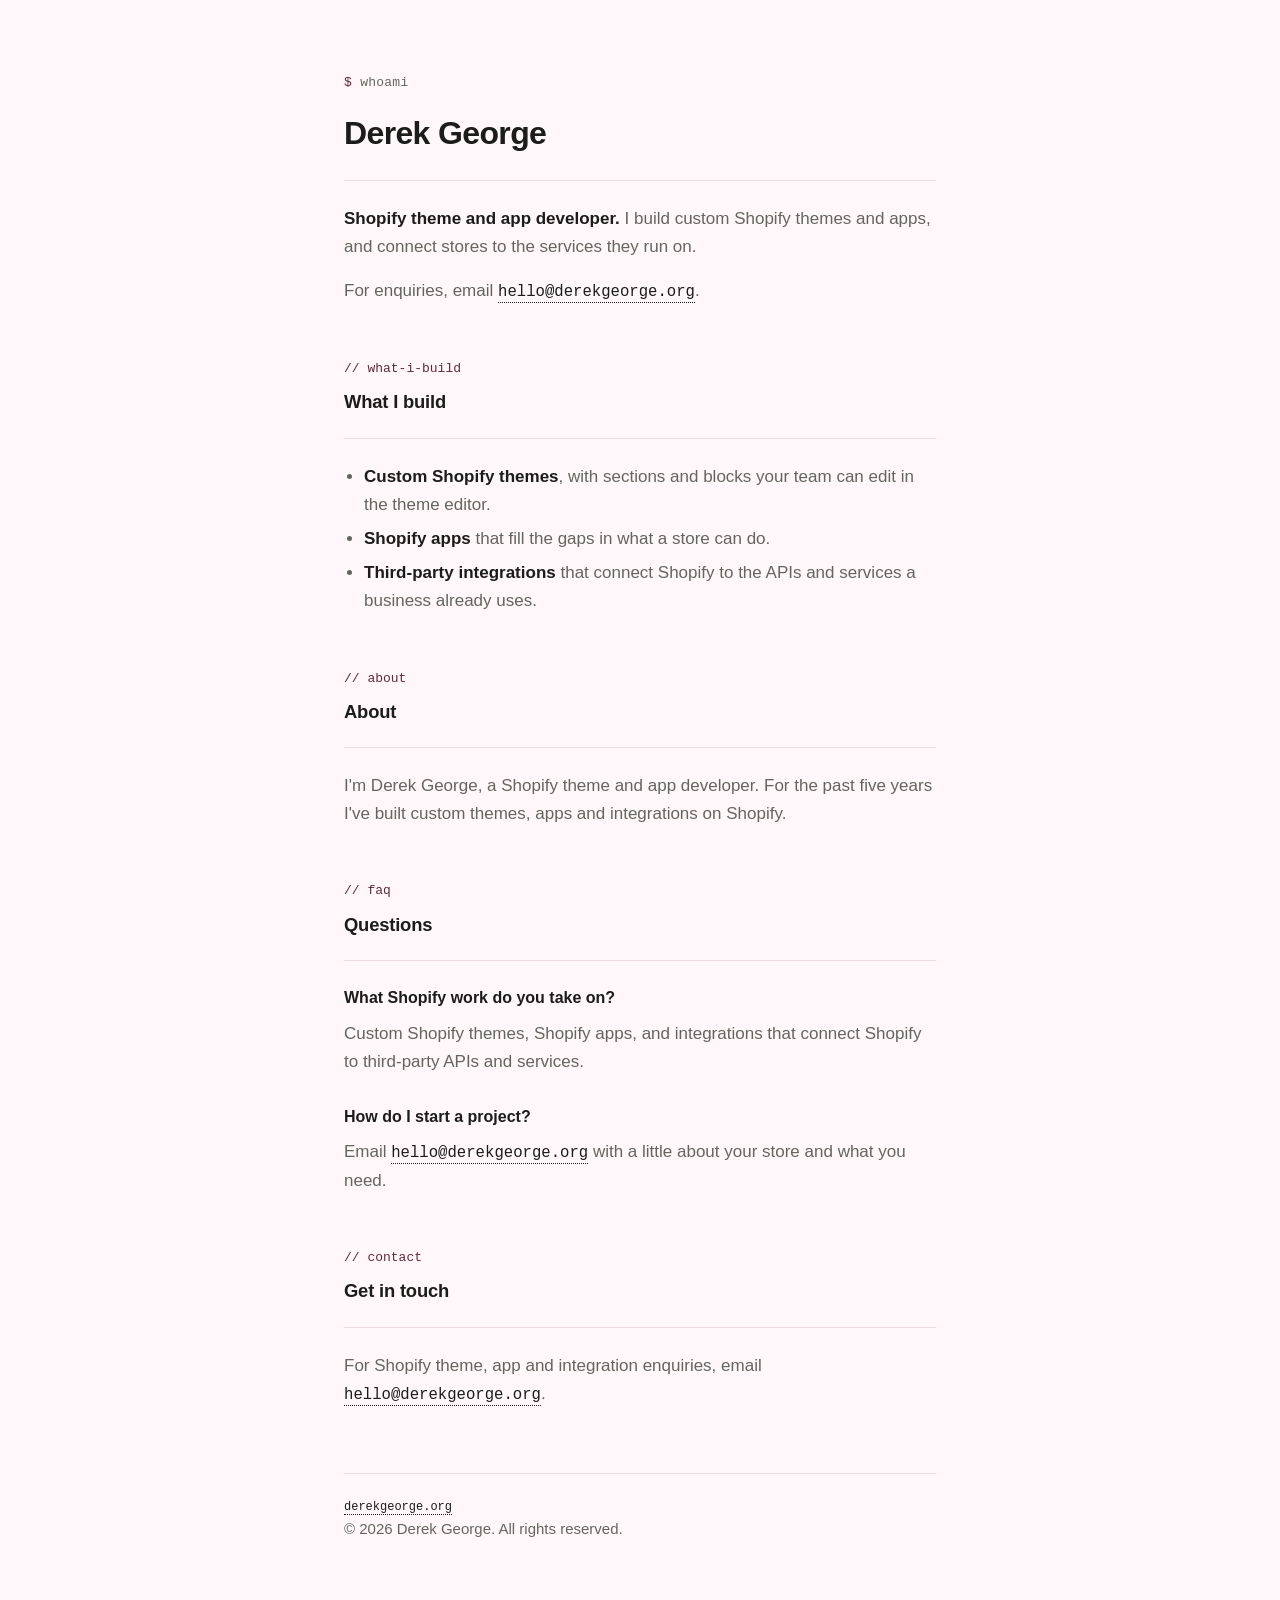
<file: index.html>
<!doctype html>
<html lang="en-GB">
  <head>
    <meta charset="UTF-8" />
    <meta name="viewport" content="width=device-width, initial-scale=1.0" />
    <title>Derek George — Shopify Theme &amp; App Developer</title>
    <meta
      name="description"
      content="Derek George is a Shopify theme and app developer, building custom themes, apps and API integrations. Email hello@derekgeorge.org to start a project."
    />
    <meta name="author" content="Derek George" />
    <meta
      name="robots"
      content="index, follow, max-snippet:-1, max-image-preview:large"
    />
    <link rel="canonical" href="https://derekgeorge.org/" />
    <link rel="stylesheet" href="style.css" />
    <link rel="icon" href="favicon.svg" type="image/svg+xml" />
    <link rel="apple-touch-icon" href="apple-touch-icon.png" />
    <meta name="theme-color" content="#fff7fa" />

    <meta property="og:type" content="profile" />
    <meta property="og:site_name" content="derekgeorge.org" />
    <meta property="og:locale" content="en_GB" />
    <meta
      property="og:title"
      content="Derek George — Shopify Theme &amp; App Developer"
    />
    <meta
      property="og:description"
      content="Custom Shopify themes, apps and third-party API integrations. Email hello@derekgeorge.org to start a project."
    />
    <meta property="og:url" content="https://derekgeorge.org/" />
    <meta property="profile:first_name" content="Derek" />
    <meta property="profile:last_name" content="George" />
    <meta name="twitter:card" content="summary" />

    <script type="application/ld+json">
      {
        "@context": "https://schema.org",
        "@graph": [
          {
            "@type": "Person",
            "@id": "https://derekgeorge.org/#derek",
            "name": "Derek George",
            "url": "https://derekgeorge.org/",
            "email": "hello@derekgeorge.org",
            "jobTitle": "Shopify Theme & App Developer",
            "description": "Shopify theme and app developer building custom Shopify themes, Shopify apps and third-party API integrations.",
            "knowsAbout": [
              "Shopify",
              "Shopify theme development",
              "Shopify app development",
              "Liquid",
              "Shopify API integrations"
            ],
            "makesOffer": [
              {
                "@type": "Offer",
                "itemOffered": {
                  "@type": "Service",
                  "name": "Custom Shopify theme development"
                }
              },
              {
                "@type": "Offer",
                "itemOffered": {
                  "@type": "Service",
                  "name": "Shopify app development"
                }
              },
              {
                "@type": "Offer",
                "itemOffered": {
                  "@type": "Service",
                  "name": "Shopify third-party API integrations"
                }
              }
            ]
          },
          {
            "@type": "WebSite",
            "@id": "https://derekgeorge.org/#website",
            "url": "https://derekgeorge.org/",
            "name": "derekgeorge.org",
            "inLanguage": "en-GB",
            "publisher": { "@id": "https://derekgeorge.org/#derek" }
          },
          {
            "@type": "ProfilePage",
            "@id": "https://derekgeorge.org/#webpage",
            "url": "https://derekgeorge.org/",
            "name": "Derek George — Shopify Theme & App Developer",
            "inLanguage": "en-GB",
            "dateModified": "2026-11-27",
            "isPartOf": { "@id": "https://derekgeorge.org/#website" },
            "mainEntity": { "@id": "https://derekgeorge.org/#derek" }
          },
          {
            "@type": "FAQPage",
            "@id": "https://derekgeorge.org/#faq",
            "url": "https://derekgeorge.org/",
            "isPartOf": { "@id": "https://derekgeorge.org/#website" },
            "mainEntity": [
              {
                "@type": "Question",
                "name": "What Shopify work do you take on?",
                "acceptedAnswer": {
                  "@type": "Answer",
                  "text": "Custom Shopify themes, Shopify apps, and integrations that connect Shopify to third-party APIs and services."
                }
              },
              {
                "@type": "Question",
                "name": "How do I start a project?",
                "acceptedAnswer": {
                  "@type": "Answer",
                  "text": "Email hello@derekgeorge.org with a little about your store and what you need."
                }
              }
            ]
          }
        ]
      }
    </script>
  </head>
  <body>
    <div class="wrap">
      <main>
        <section>
          <p class="prompt">whoami</p>
          <h1>Derek George</h1>
          <hr />
          <p>
            <strong>Shopify theme and app developer.</strong> I build custom
            Shopify themes and apps, and connect stores to the services they
            run on.
          </p>
          <p>
            For enquiries, email
            <a href="mailto:hello@derekgeorge.org">hello@derekgeorge.org</a>.
          </p>
        </section>

        <section id="services">
          <span class="eyebrow" aria-hidden="true">// what-i-build</span>
          <h2>What I build</h2>
          <hr />
          <ul>
            <li>
              <strong>Custom Shopify themes</strong>, with sections and blocks
              your team can edit in the theme editor.
            </li>
            <li>
              <strong>Shopify apps</strong> that fill the gaps in what a store
              can do.
            </li>
            <li>
              <strong>Third-party integrations</strong> that connect Shopify to
              the APIs and services a business already uses.
            </li>
          </ul>
        </section>

        <section id="about">
          <span class="eyebrow" aria-hidden="true">// about</span>
          <h2>About</h2>
          <hr />
          <p>
            I'm Derek George, a Shopify theme and app developer. For the past
            five years I've built custom themes, apps and integrations on
            Shopify.
          </p>
        </section>

        <section id="faq">
          <span class="eyebrow" aria-hidden="true">// faq</span>
          <h2>Questions</h2>
          <hr />
          <h3>What Shopify work do you take on?</h3>
          <p>
            Custom Shopify themes, Shopify apps, and integrations that connect
            Shopify to third-party APIs and services.
          </p>
          <h3>How do I start a project?</h3>
          <p>
            Email
            <a href="mailto:hello@derekgeorge.org">hello@derekgeorge.org</a>
            with a little about your store and what you need.
          </p>
        </section>

        <section id="contact">
          <span class="eyebrow" aria-hidden="true">// contact</span>
          <h2>Get in touch</h2>
          <hr />
          <p>
            For Shopify theme, app and integration enquiries, email
            <a href="mailto:hello@derekgeorge.org">hello@derekgeorge.org</a>.
          </p>
        </section>
      </main>

      <footer>
        <p><a href="./">derekgeorge.org</a></p>
        <p class="note">© 2026 Derek George. All rights reserved.</p>
      </footer>
    </div>
  </body>
</html>
</file>
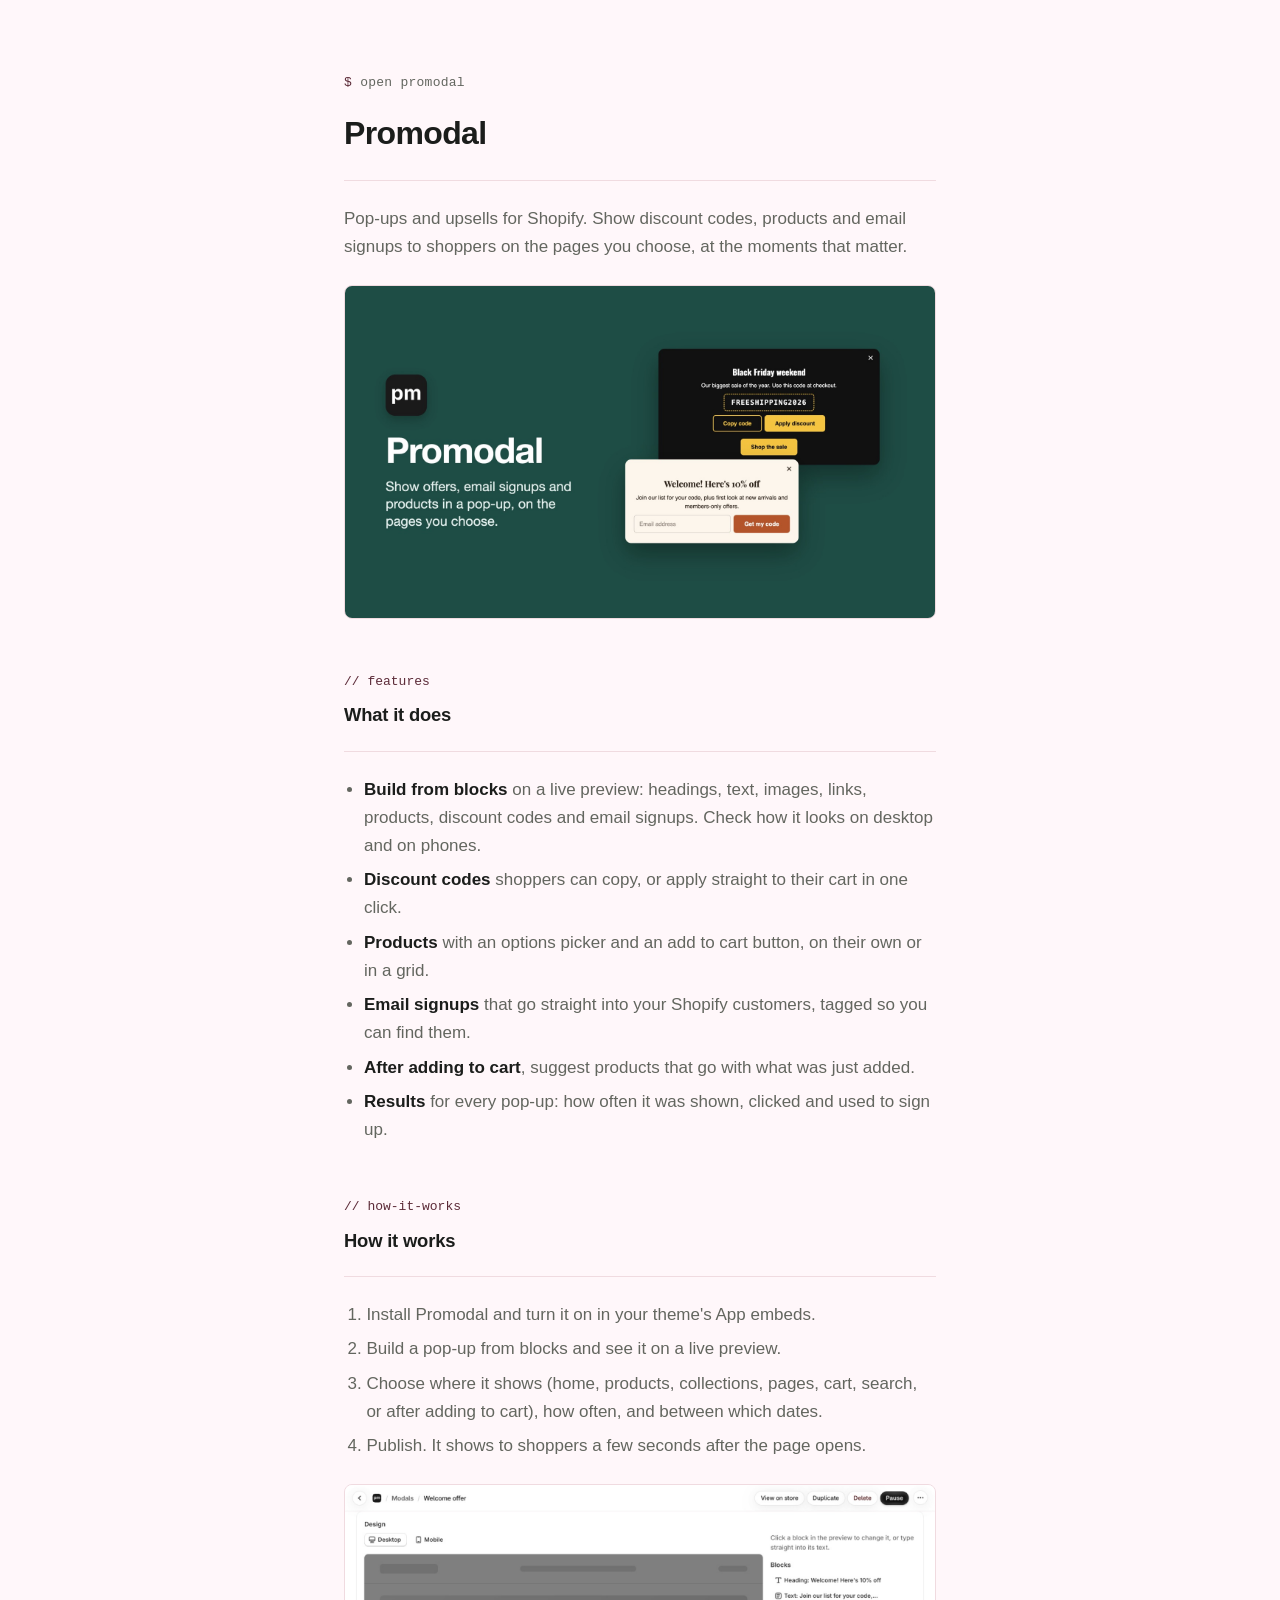
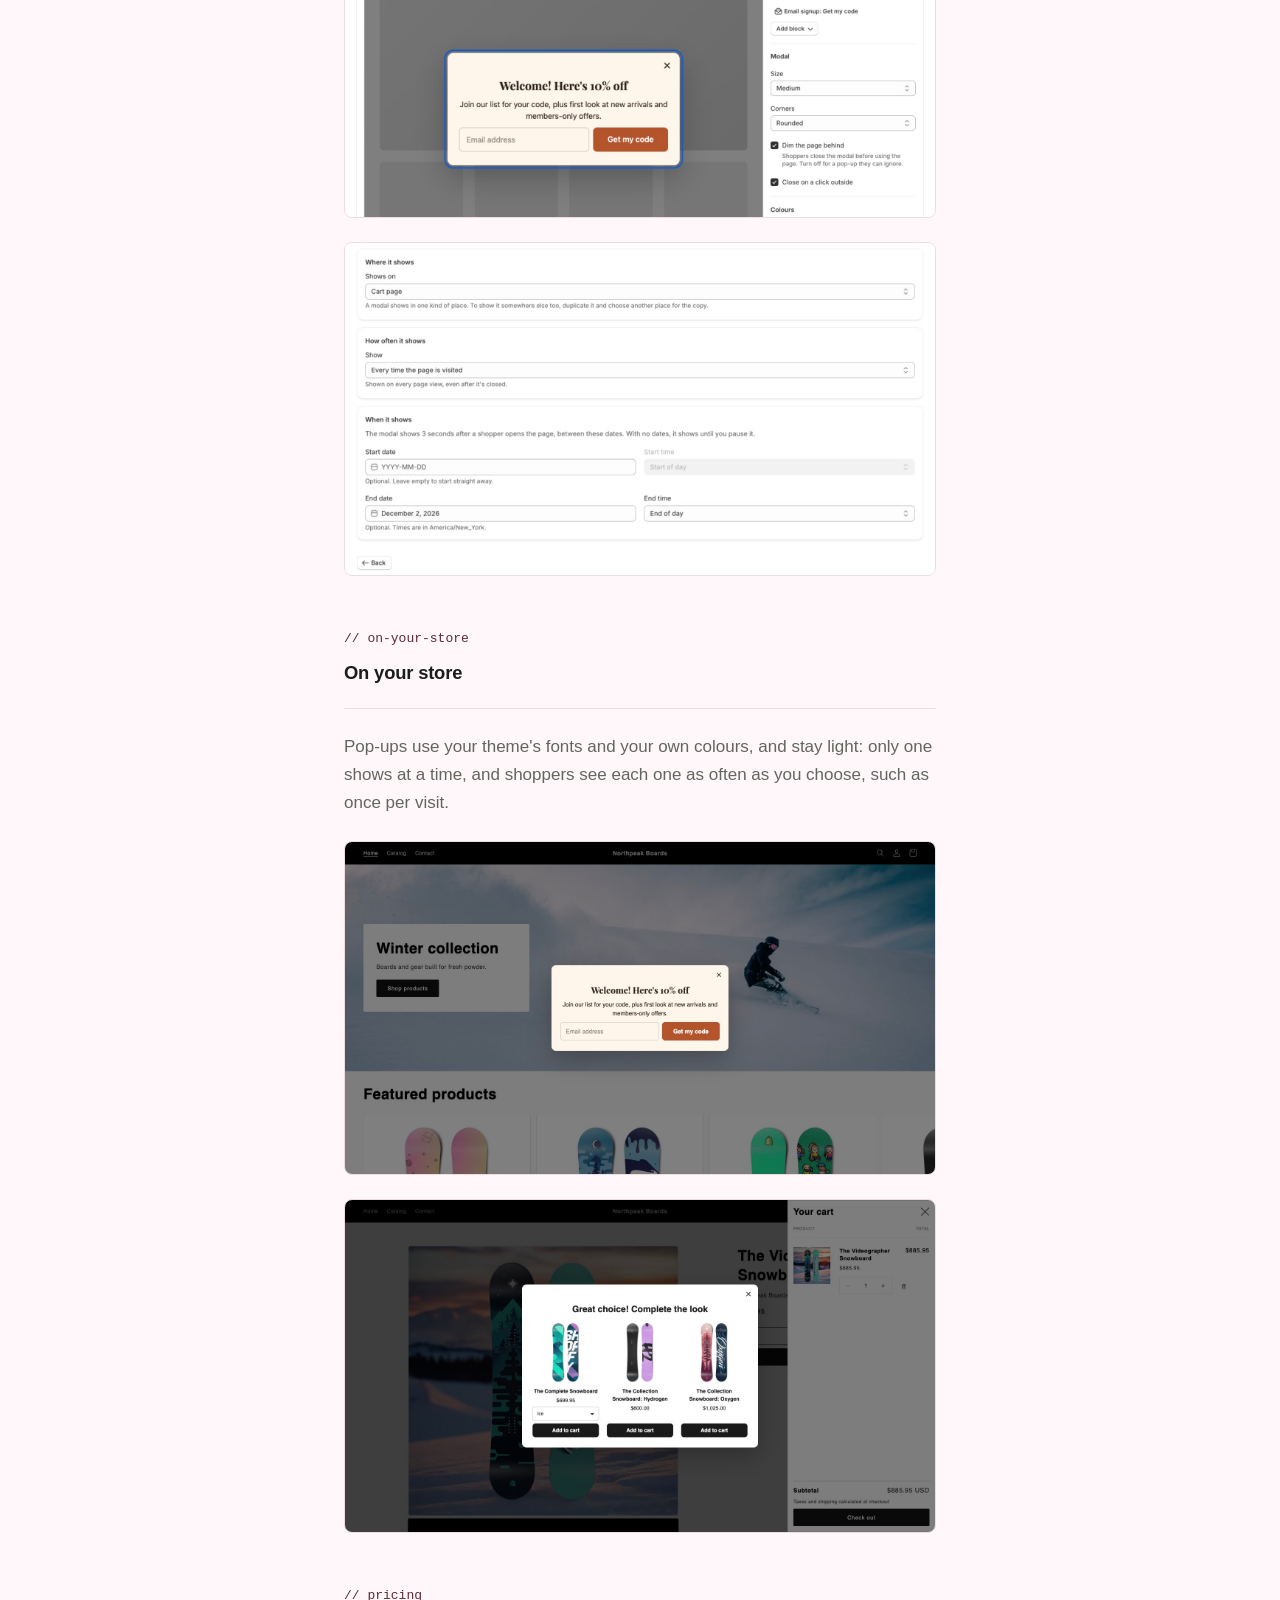
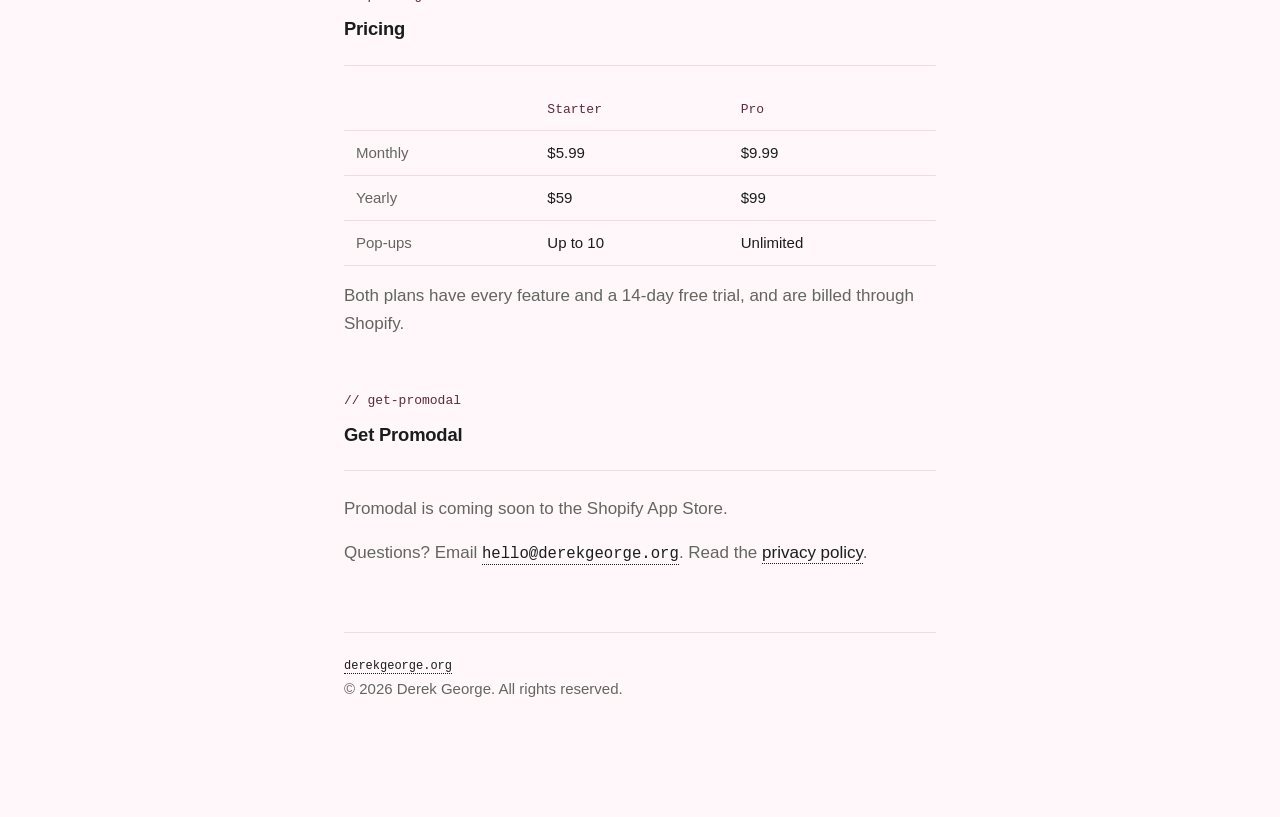
<file: promodal/index.html>
<!doctype html>
<html lang="en-GB">
  <head>
    <meta charset="UTF-8" />
    <meta name="viewport" content="width=device-width, initial-scale=1.0" />
    <title>Promodal — Pop-ups and upsells for Shopify</title>
    <meta
      name="description"
      content="Promodal is a Shopify app for pop-ups with discount codes, products and email signups, shown on the pages you choose. From $5.99 a month, with a free trial."
    />
    <link rel="canonical" href="https://derekgeorge.org/promodal/" />
    <link rel="stylesheet" href="../style.css" />
    <link rel="icon" href="../favicon.svg" type="image/svg+xml" />
    <link rel="apple-touch-icon" href="../apple-touch-icon.png" />
    <meta name="theme-color" content="#fff7fa" />

    <meta property="og:type" content="website" />
    <meta property="og:site_name" content="derekgeorge.org" />
    <meta property="og:title" content="Promodal — Pop-ups and upsells for Shopify" />
    <meta
      property="og:description"
      content="Pop-ups with discount codes, products and email signups, shown on the pages you choose."
    />
    <meta property="og:url" content="https://derekgeorge.org/promodal/" />
    <meta name="twitter:card" content="summary" />
  </head>
  <body>
    <div class="wrap">
      <main>
        <section>
          <p class="prompt">open promodal</p>
          <h1>Promodal</h1>
          <hr />
          <p>
            Pop-ups and upsells for Shopify. Show discount codes, products and
            email signups to shoppers on the pages you choose, at the moments
            that matter.
          </p>
          <figure class="shot">
            <img
              src="img/feature.jpg"
              width="1600"
              height="900"
              alt="Two Promodal pop-ups: a Black Friday discount code and a welcome email signup"
            />
          </figure>
        </section>

        <section id="features">
          <span class="eyebrow" aria-hidden="true">// features</span>
          <h2>What it does</h2>
          <hr />
          <ul>
            <li>
              <strong>Build from blocks</strong> on a live preview: headings,
              text, images, links, products, discount codes and email signups.
              Check how it looks on desktop and on phones.
            </li>
            <li>
              <strong>Discount codes</strong> shoppers can copy, or apply
              straight to their cart in one click.
            </li>
            <li>
              <strong>Products</strong> with an options picker and an add to
              cart button, on their own or in a grid.
            </li>
            <li>
              <strong>Email signups</strong> that go straight into your Shopify
              customers, tagged so you can find them.
            </li>
            <li>
              <strong>After adding to cart</strong>, suggest products that go
              with what was just added.
            </li>
            <li>
              <strong>Results</strong> for every pop-up: how often it was shown,
              clicked and used to sign up.
            </li>
          </ul>
        </section>

        <section id="how-it-works">
          <span class="eyebrow" aria-hidden="true">// how-it-works</span>
          <h2>How it works</h2>
          <hr />
          <ol>
            <li>Install Promodal and turn it on in your theme's App embeds.</li>
            <li>Build a pop-up from blocks and see it on a live preview.</li>
            <li>
              Choose where it shows (home, products, collections, pages, cart,
              search, or after adding to cart), how often, and between which
              dates.
            </li>
            <li>Publish. It shows to shoppers a few seconds after the page opens.</li>
          </ol>
          <figure class="shot">
            <img
              src="img/2-design.jpg"
              width="1600"
              height="900"
              loading="lazy"
              alt="Editing a welcome offer with an email signup on a live preview"
            />
          </figure>
          <figure class="shot">
            <img
              src="img/4-placement.jpg"
              width="1600"
              height="900"
              loading="lazy"
              alt="Choosing where a pop-up shows, how often, and its start and end dates"
            />
          </figure>
        </section>

        <section id="on-your-store">
          <span class="eyebrow" aria-hidden="true">// on-your-store</span>
          <h2>On your store</h2>
          <hr />
          <p>
            Pop-ups use your theme's fonts and your own colours, and stay light:
            only one shows at a time, and shoppers see each one as often as you
            choose, such as once per visit.
          </p>
          <figure class="shot">
            <img
              src="img/5-storefront.jpg"
              width="1600"
              height="900"
              loading="lazy"
              alt="A welcome offer pop-up on a store's home page"
            />
          </figure>
          <figure class="shot">
            <img
              src="img/6-after-adding-to-cart.jpg"
              width="1600"
              height="900"
              loading="lazy"
              alt="Product suggestions shown after adding an item to the cart"
            />
          </figure>
        </section>

        <section id="pricing">
          <span class="eyebrow" aria-hidden="true">// pricing</span>
          <h2>Pricing</h2>
          <hr />
          <div class="table-wrap">
            <table>
              <thead>
                <tr>
                  <th scope="col"></th>
                  <th scope="col">Starter</th>
                  <th scope="col">Pro</th>
                </tr>
              </thead>
              <tbody>
                <tr>
                  <th scope="row">Monthly</th>
                  <td>$5.99</td>
                  <td>$9.99</td>
                </tr>
                <tr>
                  <th scope="row">Yearly</th>
                  <td>$59</td>
                  <td>$99</td>
                </tr>
                <tr>
                  <th scope="row">Pop-ups</th>
                  <td>Up to 10</td>
                  <td>Unlimited</td>
                </tr>
              </tbody>
            </table>
          </div>
          <p>
            Both plans have every feature and a 14-day free trial, and are billed
            through Shopify.
          </p>
        </section>

        <section id="get-promodal">
          <span class="eyebrow" aria-hidden="true">// get-promodal</span>
          <h2>Get Promodal</h2>
          <hr />
          <p>Promodal is coming soon to the Shopify App Store.</p>
          <p>
            Questions? Email
            <a href="mailto:hello@derekgeorge.org">hello@derekgeorge.org</a>.
            Read the <a href="privacy/">privacy policy</a>.
          </p>
        </section>
      </main>

      <footer>
        <p><a href="../">derekgeorge.org</a></p>
        <p class="note">© 2026 Derek George. All rights reserved.</p>
      </footer>
    </div>
  </body>
</html>
</file>
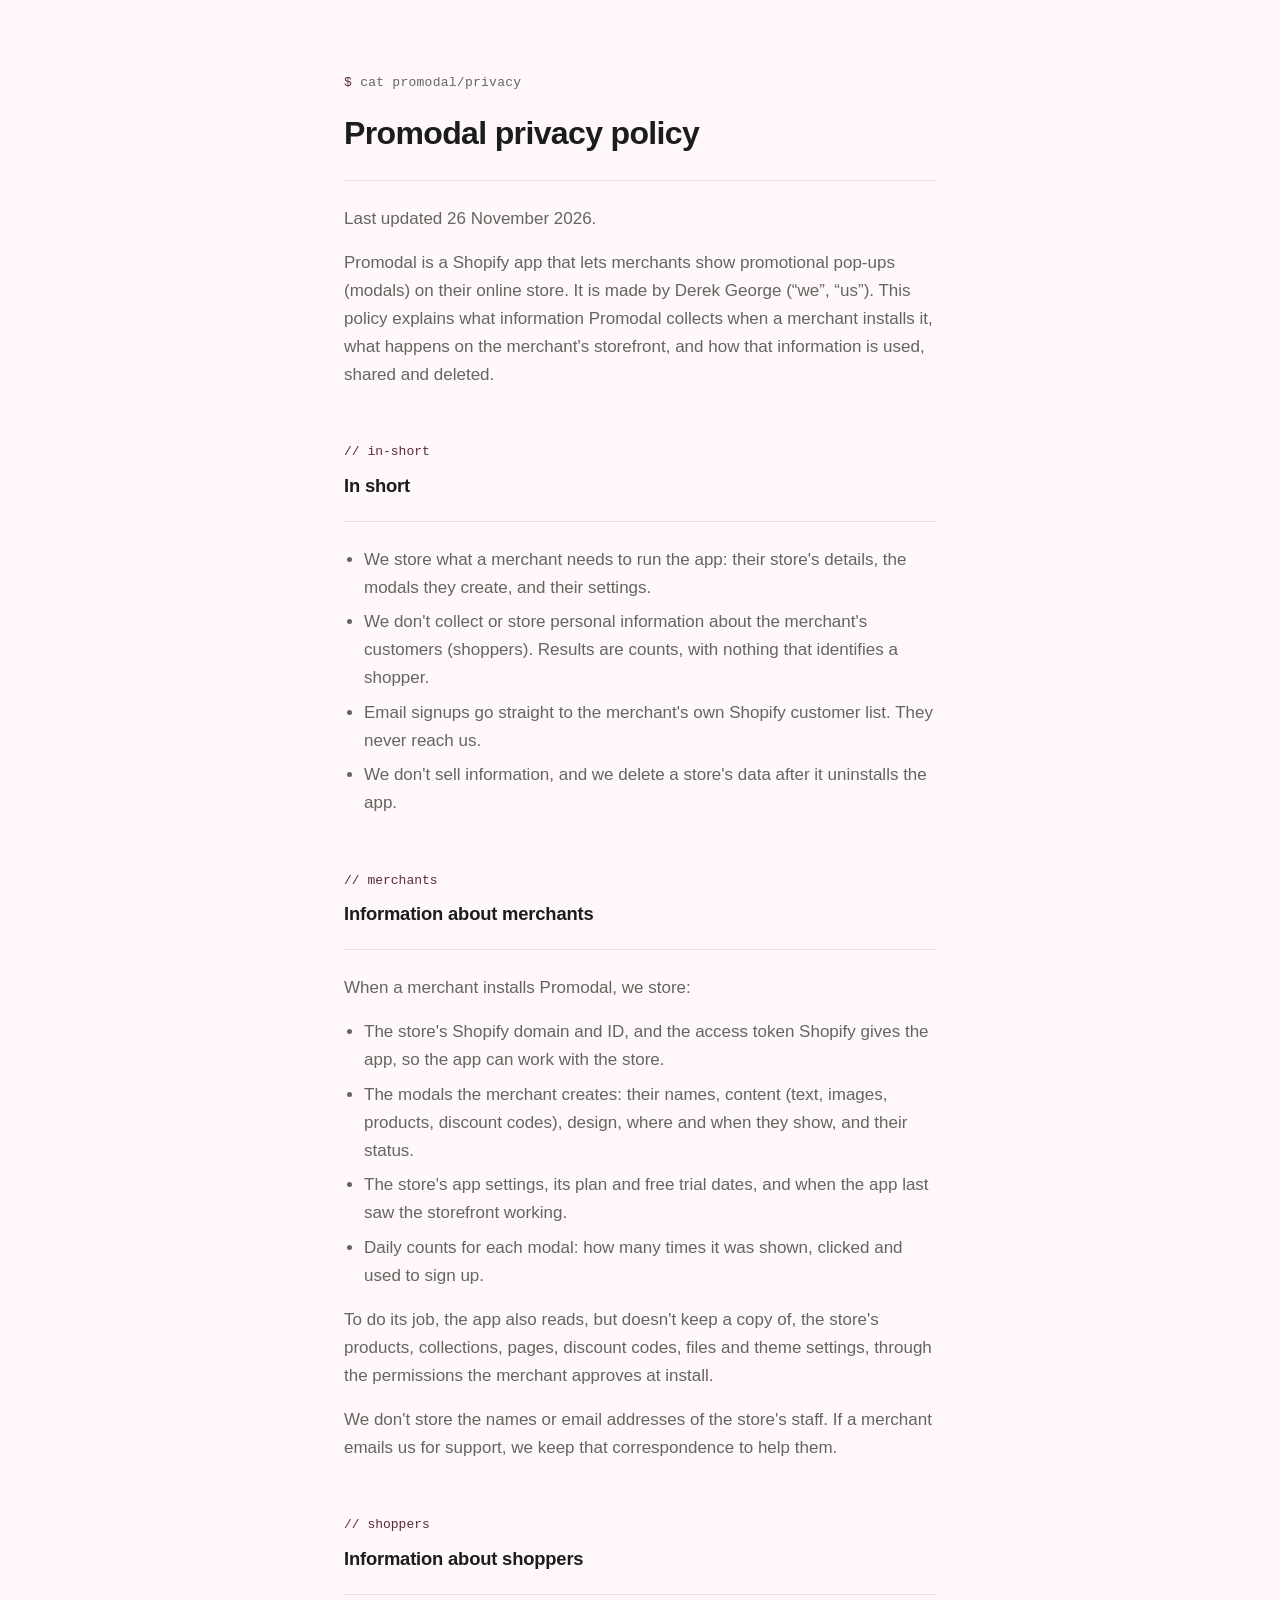
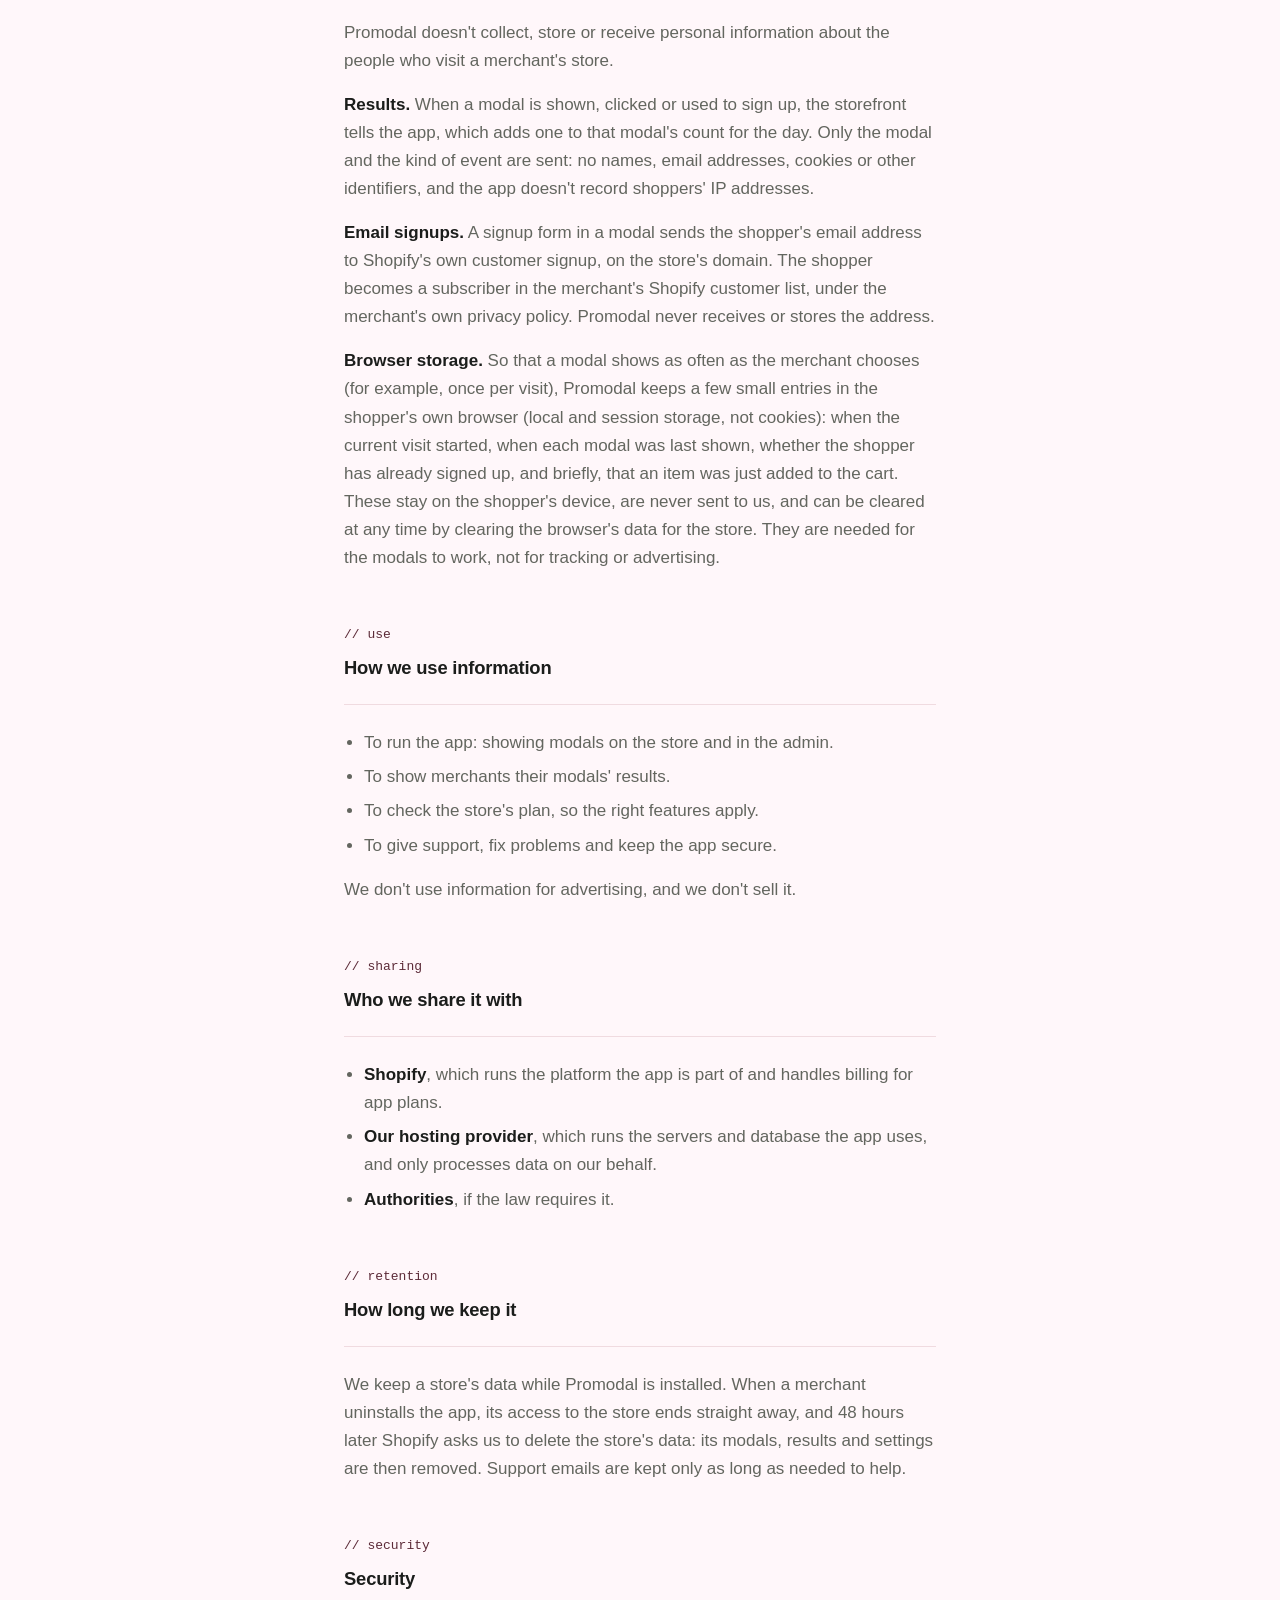
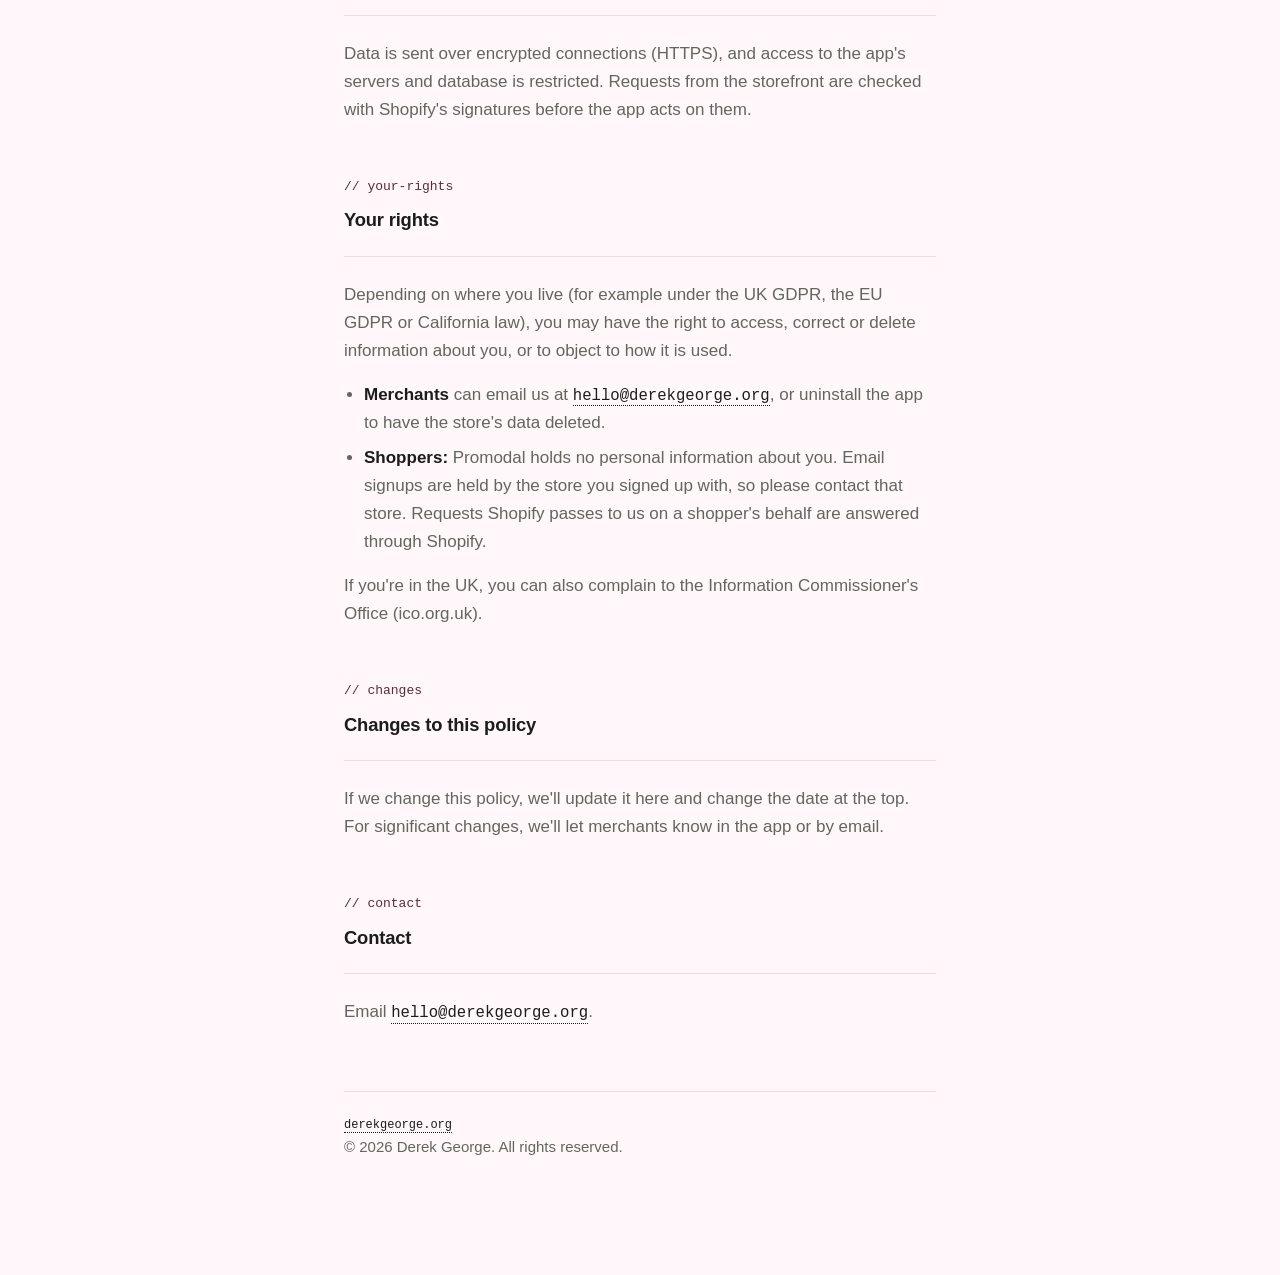
<file: promodal/privacy/index.html>
<!doctype html>
<html lang="en-GB">
  <head>
    <meta charset="UTF-8" />
    <meta name="viewport" content="width=device-width, initial-scale=1.0" />
    <title>Promodal privacy policy — Derek George</title>
    <meta
      name="description"
      content="How Promodal, the Shopify pop-up app, handles information about merchants and their shoppers: what it stores, what it doesn't, and how data is deleted."
    />
    <link rel="canonical" href="https://derekgeorge.org/promodal/privacy/" />
    <link rel="stylesheet" href="../../style.css" />
    <link rel="icon" href="../../favicon.svg" type="image/svg+xml" />
    <link rel="apple-touch-icon" href="../../apple-touch-icon.png" />
    <meta name="theme-color" content="#fff7fa" />

    <meta property="og:type" content="website" />
    <meta property="og:site_name" content="derekgeorge.org" />
    <meta property="og:title" content="Promodal privacy policy" />
    <meta
      property="og:description"
      content="How Promodal, the Shopify pop-up app, handles information about merchants and their shoppers."
    />
    <meta property="og:url" content="https://derekgeorge.org/promodal/privacy/" />
    <meta name="twitter:card" content="summary" />
  </head>
  <body>
    <div class="wrap">
      <main>
        <section>
          <p class="prompt">cat promodal/privacy</p>
          <h1>Promodal privacy policy</h1>
          <hr />
          <p>Last updated 26 November 2026.</p>
          <p>
            Promodal is a Shopify app that lets merchants show promotional
            pop-ups (modals) on their online store. It is made by Derek George
            (&ldquo;we&rdquo;, &ldquo;us&rdquo;). This policy explains what
            information Promodal collects when a merchant installs it, what
            happens on the merchant's storefront, and how that information is
            used, shared and deleted.
          </p>
        </section>

        <section id="summary">
          <span class="eyebrow" aria-hidden="true">// in-short</span>
          <h2>In short</h2>
          <hr />
          <ul>
            <li>
              We store what a merchant needs to run the app: their store's
              details, the modals they create, and their settings.
            </li>
            <li>
              We don't collect or store personal information about the
              merchant's customers (shoppers). Results are counts, with nothing
              that identifies a shopper.
            </li>
            <li>
              Email signups go straight to the merchant's own Shopify customer
              list. They never reach us.
            </li>
            <li>
              We don't sell information, and we delete a store's data after it
              uninstalls the app.
            </li>
          </ul>
        </section>

        <section id="merchants">
          <span class="eyebrow" aria-hidden="true">// merchants</span>
          <h2>Information about merchants</h2>
          <hr />
          <p>When a merchant installs Promodal, we store:</p>
          <ul>
            <li>
              The store's Shopify domain and ID, and the access token Shopify
              gives the app, so the app can work with the store.
            </li>
            <li>
              The modals the merchant creates: their names, content (text,
              images, products, discount codes), design, where and when they
              show, and their status.
            </li>
            <li>
              The store's app settings, its plan and free trial dates, and when
              the app last saw the storefront working.
            </li>
            <li>
              Daily counts for each modal: how many times it was shown, clicked
              and used to sign up.
            </li>
          </ul>
          <p>
            To do its job, the app also reads, but doesn't keep a copy of, the
            store's products, collections, pages, discount codes, files and
            theme settings, through the permissions the merchant approves at
            install.
          </p>
          <p>
            We don't store the names or email addresses of the store's staff.
            If a merchant emails us for support, we keep that correspondence to
            help them.
          </p>
        </section>

        <section id="shoppers">
          <span class="eyebrow" aria-hidden="true">// shoppers</span>
          <h2>Information about shoppers</h2>
          <hr />
          <p>
            Promodal doesn't collect, store or receive personal information
            about the people who visit a merchant's store.
          </p>
          <p>
            <strong>Results.</strong> When a modal is shown, clicked or used to
            sign up, the storefront tells the app, which adds one to that
            modal's count for the day. Only the modal and the kind of event are
            sent: no names, email addresses, cookies or other identifiers, and
            the app doesn't record shoppers' IP addresses.
          </p>
          <p>
            <strong>Email signups.</strong> A signup form in a modal sends the
            shopper's email address to Shopify's own customer signup, on the
            store's domain. The shopper becomes a subscriber in the merchant's
            Shopify customer list, under the merchant's own privacy policy.
            Promodal never receives or stores the address.
          </p>
          <p>
            <strong>Browser storage.</strong> So that a modal shows as often as
            the merchant chooses (for example, once per visit), Promodal keeps a
            few small entries in the shopper's own browser (local and session
            storage, not cookies): when the current visit started, when each
            modal was last shown, whether the shopper has already signed up,
            and briefly, that an item was just added to the cart. These stay on
            the shopper's device, are never sent to us, and can be cleared at
            any time by clearing the browser's data for the store. They are
            needed for the modals to work, not for tracking or advertising.
          </p>
        </section>

        <section id="use">
          <span class="eyebrow" aria-hidden="true">// use</span>
          <h2>How we use information</h2>
          <hr />
          <ul>
            <li>To run the app: showing modals on the store and in the admin.</li>
            <li>To show merchants their modals' results.</li>
            <li>To check the store's plan, so the right features apply.</li>
            <li>To give support, fix problems and keep the app secure.</li>
          </ul>
          <p>We don't use information for advertising, and we don't sell it.</p>
        </section>

        <section id="sharing">
          <span class="eyebrow" aria-hidden="true">// sharing</span>
          <h2>Who we share it with</h2>
          <hr />
          <ul>
            <li>
              <strong>Shopify</strong>, which runs the platform the app is part
              of and handles billing for app plans.
            </li>
            <li>
              <strong>Our hosting provider</strong>, which runs the servers and
              database the app uses, and only processes data on our behalf.
            </li>
            <li><strong>Authorities</strong>, if the law requires it.</li>
          </ul>
        </section>

        <section id="retention">
          <span class="eyebrow" aria-hidden="true">// retention</span>
          <h2>How long we keep it</h2>
          <hr />
          <p>
            We keep a store's data while Promodal is installed. When a merchant
            uninstalls the app, its access to the store ends straight away, and
            48 hours later Shopify asks us to delete the store's data: its
            modals, results and settings are then removed. Support emails are
            kept only as long as needed to help.
          </p>
        </section>

        <section id="security">
          <span class="eyebrow" aria-hidden="true">// security</span>
          <h2>Security</h2>
          <hr />
          <p>
            Data is sent over encrypted connections (HTTPS), and access to the
            app's servers and database is restricted. Requests from the
            storefront are checked with Shopify's signatures before the app acts
            on them.
          </p>
        </section>

        <section id="rights">
          <span class="eyebrow" aria-hidden="true">// your-rights</span>
          <h2>Your rights</h2>
          <hr />
          <p>
            Depending on where you live (for example under the UK GDPR, the EU
            GDPR or California law), you may have the right to access, correct
            or delete information about you, or to object to how it is used.
          </p>
          <ul>
            <li>
              <strong>Merchants</strong> can email us at
              <a href="mailto:hello@derekgeorge.org">hello@derekgeorge.org</a>,
              or uninstall the app to have the store's data deleted.
            </li>
            <li>
              <strong>Shoppers:</strong> Promodal holds no personal information
              about you. Email signups are held by the store you signed up with,
              so please contact that store. Requests Shopify passes to us on a
              shopper's behalf are answered through Shopify.
            </li>
          </ul>
          <p>
            If you're in the UK, you can also complain to the Information
            Commissioner's Office (ico.org.uk).
          </p>
        </section>

        <section id="changes">
          <span class="eyebrow" aria-hidden="true">// changes</span>
          <h2>Changes to this policy</h2>
          <hr />
          <p>
            If we change this policy, we'll update it here and change the date
            at the top. For significant changes, we'll let merchants know in the
            app or by email.
          </p>
        </section>

        <section id="contact">
          <span class="eyebrow" aria-hidden="true">// contact</span>
          <h2>Contact</h2>
          <hr />
          <p>
            Email
            <a href="mailto:hello@derekgeorge.org">hello@derekgeorge.org</a>.
          </p>
        </section>
      </main>

      <footer>
        <p><a href="../../">derekgeorge.org</a></p>
        <p class="note">© 2026 Derek George. All rights reserved.</p>
      </footer>
    </div>
  </body>
</html>
</file>
<file: style.css>
:root {
  /* Canvas & Containers */
  --bg: #fff7fa;           /* Very soft blush background */
  --surface: #ffffff;      /* Pure white for elevated cards */
  --surface-alt: #fcecf0;  /* Subtle tinted background for hover/active */

  /* Text & Structure */
  --ink: #1b1d1b;          /* Original dark ink for sharp legibility */
  --muted: #63665f;        /* Muted gray for body context */
  --rule: #f0dbe0;         /* Soft pinkish border line */

  /* Primary Accents (Deep Wine / Plum System) */
  --pink-accent: #eec0c8;  /* Key blush pink accent (badges, highlights) */
  --accent: #5c2b38;       /* Deep plum for buttons, links, and terminal prompt */
  --accent-soft: #f8e8eb;  /* Soft rose tint for hover fills */

  /* Global Typography System */
  --font-sans: -apple-system, BlinkMacSystemFont, "Segoe UI", Roboto, Helvetica, Arial, sans-serif;
  --font-mono: ui-monospace, SFMono-Regular, Menlo, Monaco, Consolas, monospace;
  --font-size-base: 17px;
  --line-height-base: 1.65;
}

* {
  box-sizing: border-box;
}

html {
  -webkit-text-size-adjust: 100%;
}

body {
  margin: 0;
  background: var(--bg);
  color: var(--ink);
  font-family: var(--font-sans);
  font-size: var(--font-size-base);
  line-height: var(--line-height-base);
  -webkit-font-smoothing: antialiased;
}

.wrap {
  max-width: 640px;
  margin: 0 auto;
  padding: 4.5rem 1.5rem 6rem;
}

/* Terminal-style intro line */
.prompt {
  font-family: var(--font-mono);
  font-size: 0.8125rem;
  color: var(--muted);
  letter-spacing: 0.02em;
  margin: 0 0 0.85rem;
}
.prompt::before {
  content: "$ ";
  color: var(--accent);
}

h1 {
  font-size: 2rem;
  font-weight: 650;
  letter-spacing: -0.02em;
  margin: 0 0 1.25rem;
}

hr {
  border: none;
  border-top: 1px solid var(--rule);
  margin: 0 0 1.5rem;
}

section {
  margin-top: 3.25rem;
}
section:first-of-type {
  margin-top: 0;
}

.eyebrow {
  display: block;
  font-family: var(--font-mono);
  font-size: 0.8125rem;
  color: var(--accent);
  margin: 0 0 0.5rem;
}

h2 {
  font-size: 1.15rem;
  font-weight: 650;
  letter-spacing: -0.01em;
  margin: 0 0 1.25rem;
}

/* Question headings, such as the homepage FAQ. */
h3 {
  font-size: 1rem;
  font-weight: 600;
  margin: 1.75rem 0 0.5rem;
}
hr + h3 {
  margin-top: 0;
}

p {
  color: var(--muted);
  margin: 0 0 1rem;
}
p:last-child {
  margin-bottom: 0;
}

ul {
  color: var(--muted);
  margin: 0 0 1rem;
  padding-left: 1.25rem;
}
li {
  margin-bottom: 0.4rem;
}
strong {
  color: var(--ink);
  font-weight: 600;
}

ol {
  color: var(--muted);
  margin: 0 0 1rem;
  padding-left: 1.4rem;
}

/* Screenshots: full width of the column, with a soft frame. */
.shot {
  margin: 1.5rem 0;
}
.shot img {
  display: block;
  width: 100%;
  height: auto;
  border: 1px solid var(--rule);
  border-radius: 8px;
  background: var(--surface);
}

/* Simple data tables, such as pricing. */
.table-wrap {
  overflow-x: auto;
  margin: 0 0 1rem;
}
table {
  width: 100%;
  border-collapse: collapse;
  font-size: 0.9375rem;
}
th,
td {
  text-align: left;
  padding: 0.6rem 0.75rem;
  border-bottom: 1px solid var(--rule);
}
thead th {
  font-family: var(--font-mono);
  font-size: 0.8125rem;
  font-weight: 500;
  color: var(--accent);
}
tbody th {
  font-weight: 500;
  color: var(--muted);
}
td {
  color: var(--ink);
}

a {
  color: var(--ink);
  text-decoration: none;
  border-bottom: 1px dotted var(--ink);
  padding-bottom: 0.05em;
  transition:
    color 0.15s ease,
    border-color 0.15s ease,
    background-color 0.15s ease;
}
a:hover,
a:focus-visible {
  color: var(--accent);
  border-color: var(--accent);
  background: var(--accent-soft);
}
a:focus-visible {
  outline: 2px solid var(--accent);
  outline-offset: 3px;
  border-radius: 2px;
}

code,
a[href^="mailto:"] {
  font-family: var(--font-mono);
  font-size: 0.92em;
}

footer {
  margin-top: 4rem;
  padding-top: 1.5rem;
  border-top: 1px solid var(--rule);
  font-family: var(--font-mono);
  font-size: 0.75rem;
  color: var(--muted);
}

footer p {
  margin: 0;
  color: var(--muted);
}
footer .note {
  font-family: var(--font-sans);
  font-size: 0.9375rem;
  margin: 0 0 1.25rem;
}

@media (max-width: 480px) {
  .wrap {
    padding: 3rem 1.25rem 4rem;
  }
  h1 {
    font-size: 1.65rem;
  }
}

@media (prefers-reduced-motion: reduce) {
  a {
    transition: none;
  }
}
</file>
